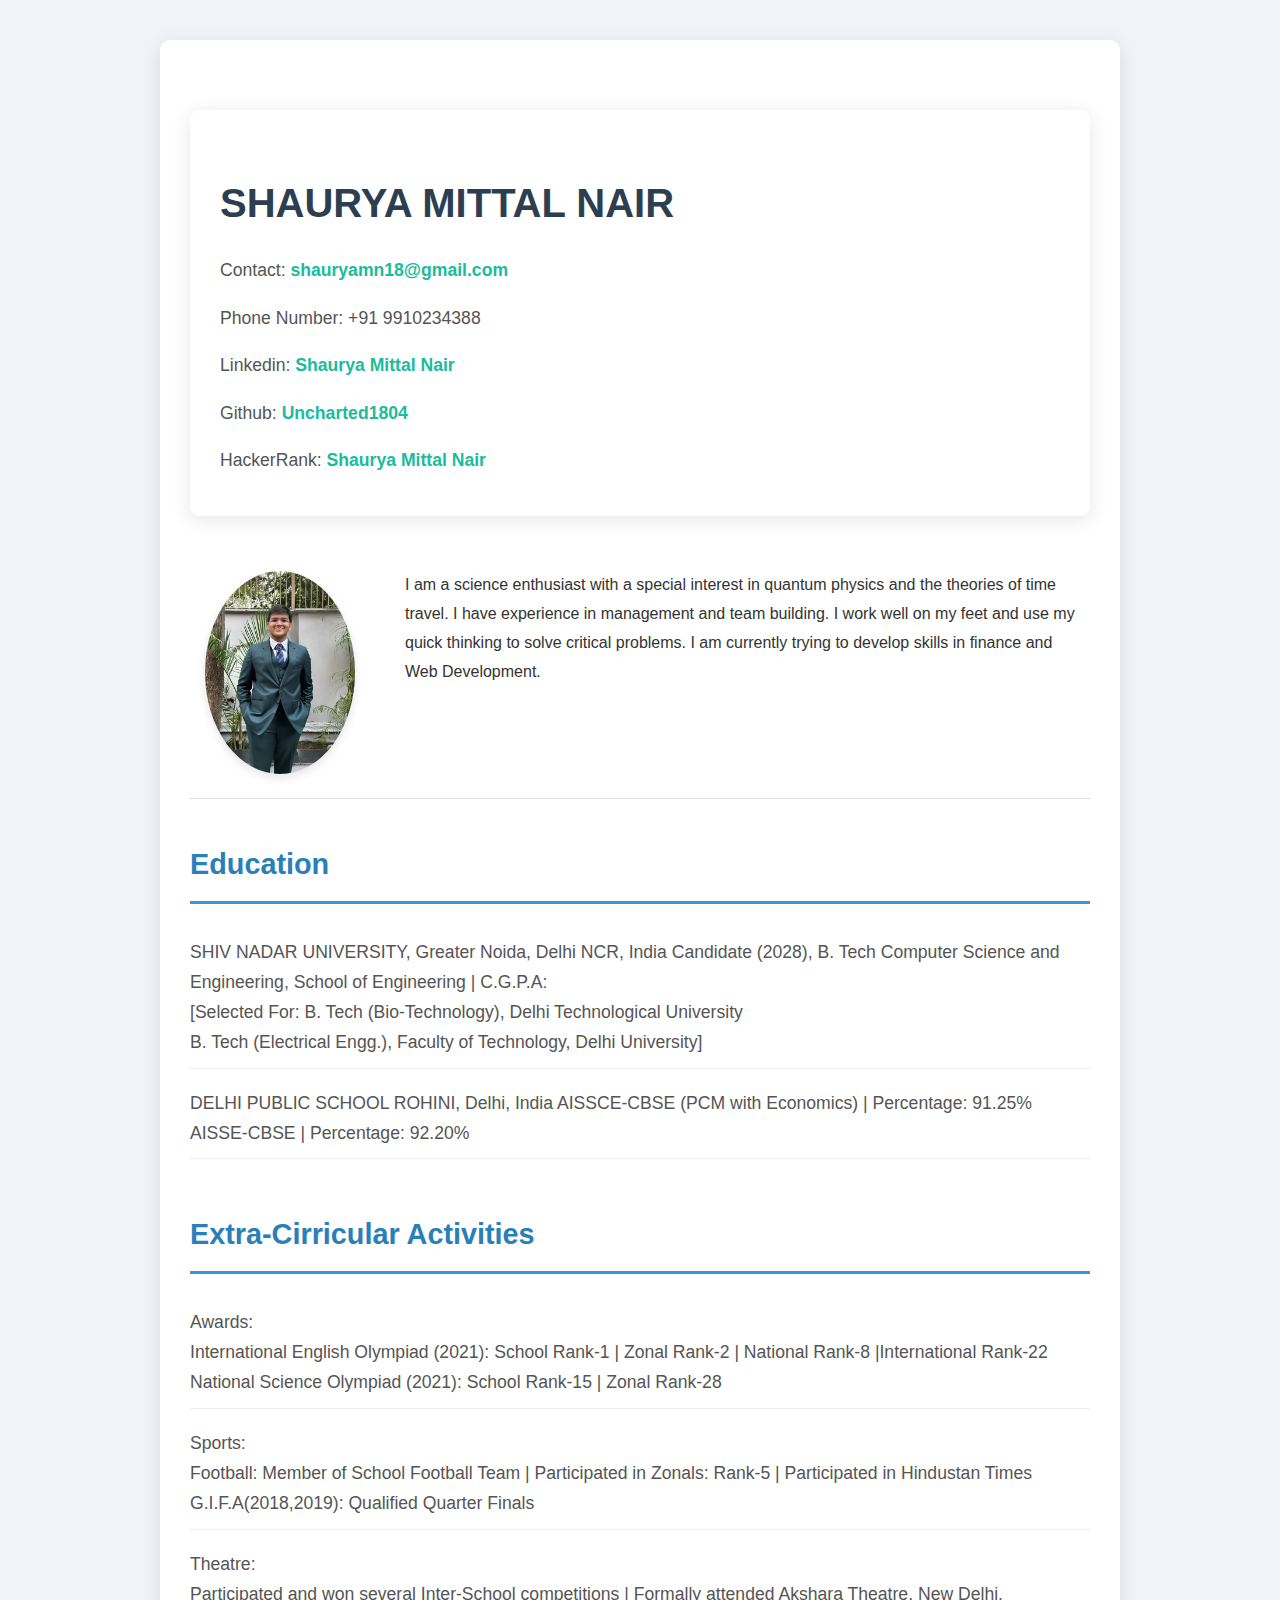
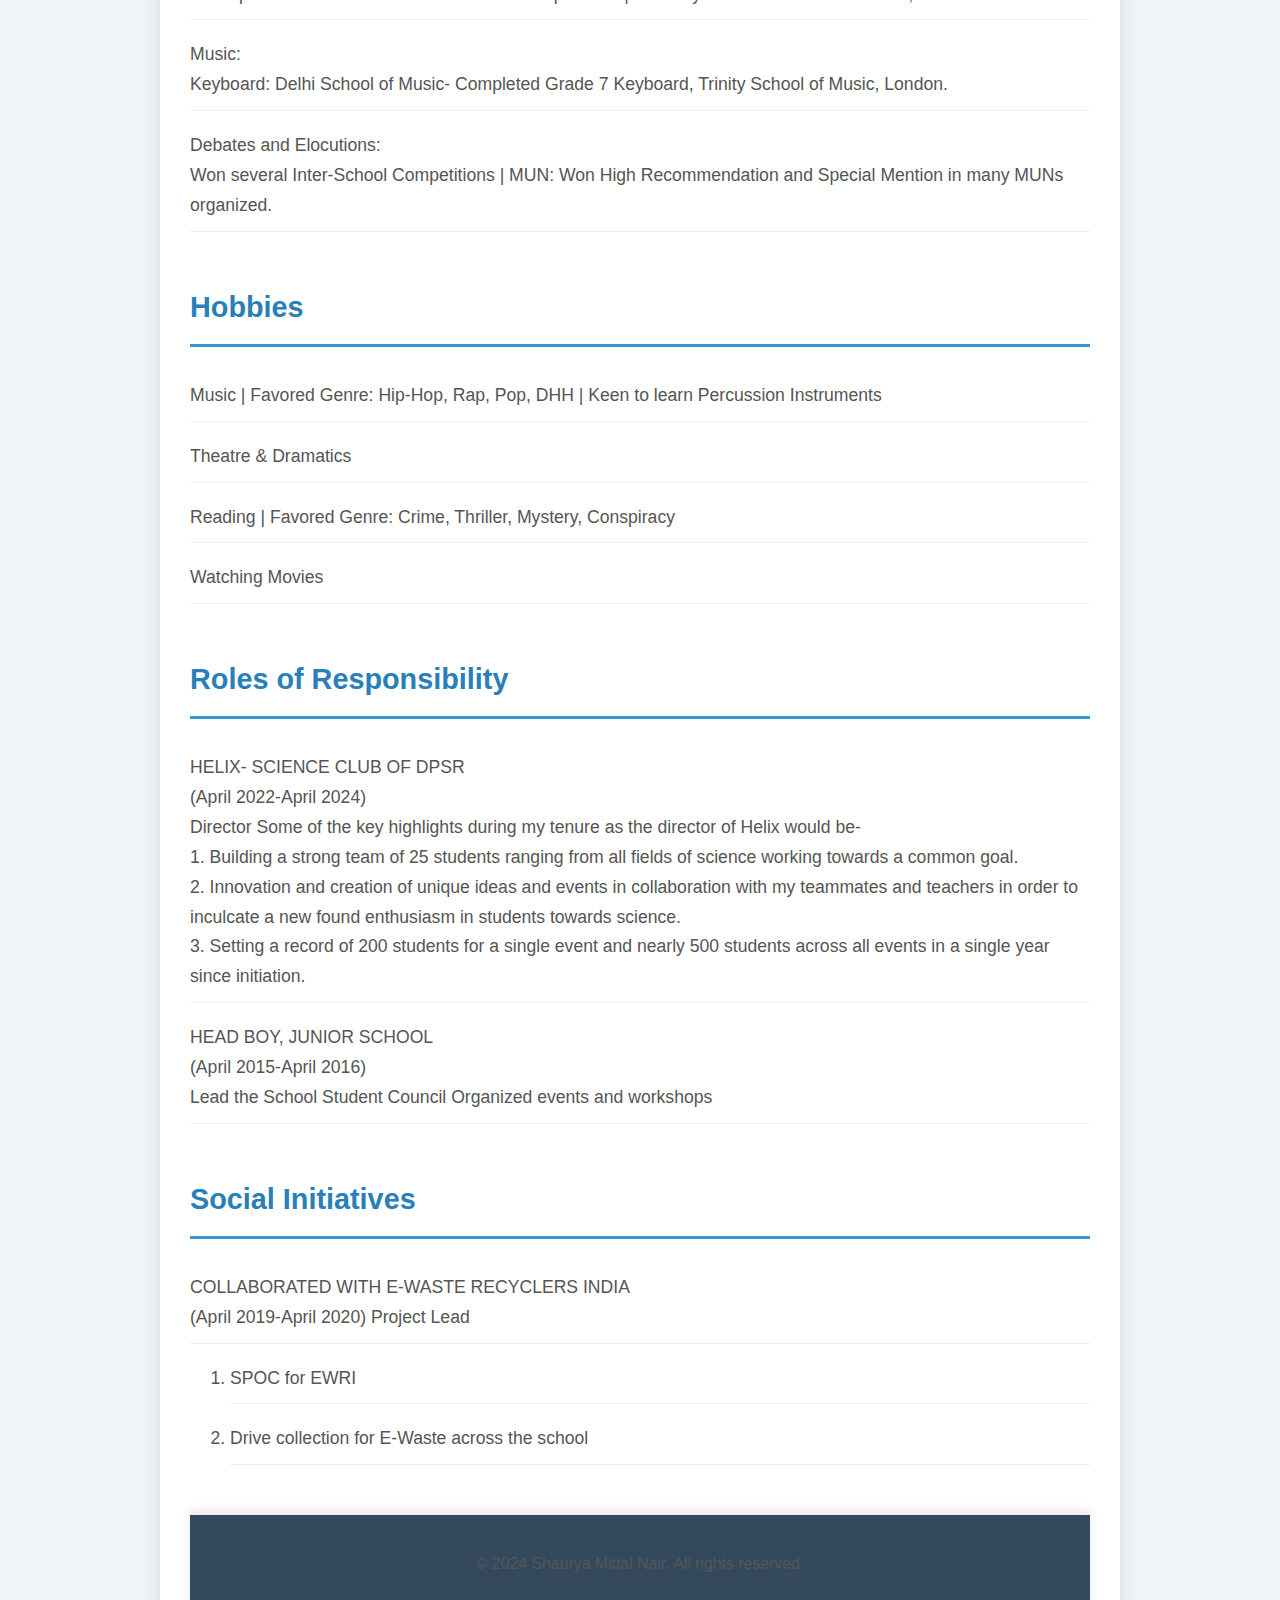
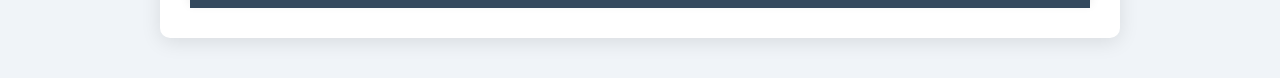
<file: Resume Website/index.html>
<!DOCTYPE html>
<html lang="en">
<head>
    <meta charset="UTF-8">
    <meta name="viewport" content="width=>, initial-scale=1.0">
    <link rel="stylesheet" href="style.css">
    <title>Document</title>
</head>
<body>
    <div>
        <div>
            <h1>Shaurya Mittal Nair </h1>
            <p>
                Contact: 
                <a href="https://mail.google.com/mail/u/0/?tab=rm&ogbl#inbox">
                shauryamn18@gmail.com </a>
            </p>
            <p>
                Phone Number: +91 9910234388
            </p>
            <p>
                Linkedin:
                <a href="https://www.linkedin.com/in/shaurya-mittal-nair-9b990b279/">
                    Shaurya Mittal Nair</a>
            </p>
            <p>
                Github:
                <a href="https://github.com/Uncharted1804">Uncharted1804</a>
            </p>
            <p>
                HackerRank: 
                <a href="https://www.hackerrank.com/profile/shaurya180406">Shaurya Mittal Nair</a>
            </p>
        </div>

        <table>
            <tr>
                <td>
                    <img src="resume pic.png">
                </td>
                <td>
                 I am a science enthusiast with a special interest in quantum physics and the
                  theories of time travel.
                 I have experience in management and team building. 
                 I work well on my feet and use my quick thinking to solve critical problems.
                 I am currently trying to develop skills in finance and Web Development.
                </td>
            </tr>
        </table>
        <section>
            <h2>Education</h2>
            <ul>
                <li>
                    SHIV NADAR UNIVERSITY, Greater Noida, Delhi NCR, India 
                             Candidate (2028), B. Tech Computer Science and Engineering, School 
                             of Engineering | C.G.P.A:<br>
                             [Selected For: B. Tech (Bio-Technology), Delhi Technological University <br>
                                                 B. Tech (Electrical Engg.), Faculty of Technology, 
                                                 Delhi University] 
                             
                </li>
                <li>
                    DELHI PUBLIC SCHOOL ROHINI, Delhi, India  
                                AISSCE-CBSE (PCM with Economics) | Percentage: 91.25% 
                                AISSE-CBSE | Percentage: 92.20% 
                </li>
            </ul>

        </section>

        <section>
            <h2>Extra-Cirricular Activities</h2>
            <ul>
                <li>Awards:<br>
                    International English Olympiad (2021): School Rank-1 | Zonal Rank-2 |
                     National Rank-8 
                    |International      
                    Rank-22  <br> National Science Olympiad (2021): School Rank-15 | Zonal Rank-28 
                </li>
                
                <li>
                    Sports:<br>
                    Football: Member of School Football Team | Participated in Zonals: Rank-5 | 
                    Participated in Hindustan 
                    Times G.I.F.A(2018,2019): Qualified Quarter Finals 
                </li>
                <li>
                    Theatre:<br>
                    Participated and won several Inter-School competitions | Formally attended 
                    Akshara Theatre, 
                    New Delhi. 
                </li>
                <li>
                    Music:<br>
                    Keyboard: Delhi School of Music- Completed Grade 7 Keyboard, Trinity School
                     of Music, 
                    London. 

                </li>
                <li>
                    Debates and Elocutions:<br>
                    Won several Inter-School Competitions | MUN: Won High Recommendation and 
                    Special Mention in many MUNs organized.
                </li>
            </ul>

        </section>
        <section>
            <h2>Hobbies</h2>
            <ul>
                <li>
                    Music | Favored Genre: Hip-Hop, Rap, Pop, DHH | Keen to learn Percussion Instruments 
                </li>
                <li>
                    Theatre & Dramatics
                </li>
                <li>
                    Reading | Favored Genre: Crime, Thriller, Mystery, Conspiracy
                </li>
                <li>
                    Watching Movies 
                </li>
            </ul>
        </section>
        <section>
            <h2>Roles of Responsibility</h2>
            <ul><li>
                HELIX- SCIENCE CLUB OF DPSR     <br>                                                                              (April 2022-April 2024) <br>

            Director 
            Some of the key highlights during my tenure as the director of Helix would be-  
            <br>
            1. Building a strong team of 25 students ranging from all fields of science working
             towards a common goal.  <br>

            2. Innovation and creation of unique ideas and events in collaboration with 
                my teammates and teachers in order to 
                inculcate a new found enthusiasm in students towards science.  <br>

            3. Setting a record of 200 students for a single event and nearly 500 students across
             all events in a single year since 
                initiation.<br>
            </li>
            <li>
                HEAD BOY, JUNIOR SCHOOL    <br>                                                                                       
                (April 2015-April 2016) <br>
                 Lead the School Student Council  
                 Organized events and workshops  
            </li>
            </ul>
        </section>
        <section>
            <h2>Social Initiatives</h2>
            <ul>
            <li>
                COLLABORATED WITH E-WASTE RECYCLERS INDIA<br>  (April 2019-April 2020)                                            
                    Project Lead 
            </li>
                    <ol>
                        <li>
                            SPOC for EWRI
                        </li>
                        <li>
                            Drive collection for E-Waste across the school
                        </li>
                    </ol>
            </ul>
        </section>
    <footer>
        <p>&#169; 2024 Shaurya Mittal Nair. All rights reserved.</p>
    </footer>
    </div>
</div>
    
</body>
</html>
</file>
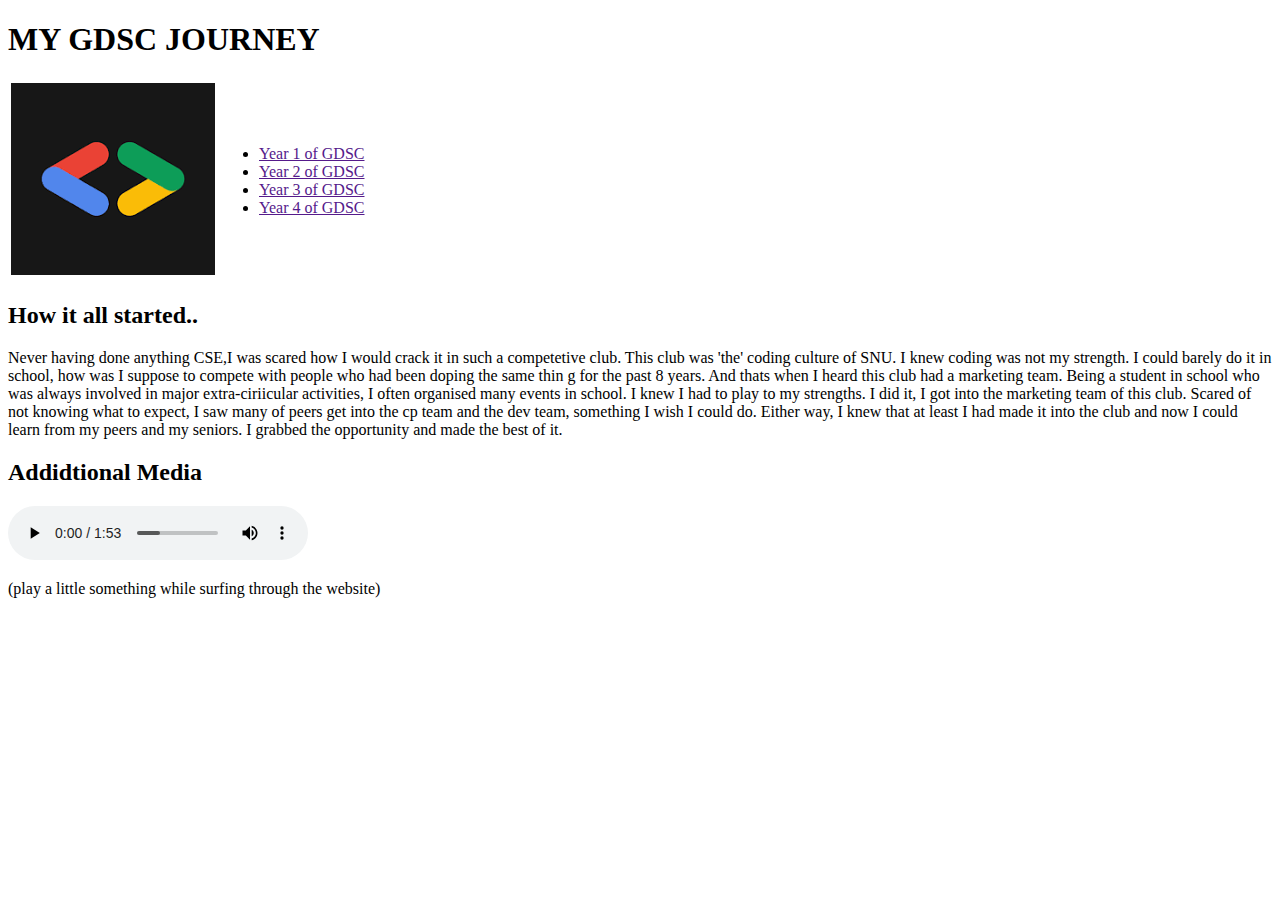
<file: Media Project/index2.html>
<!DOCTYPE html>
<html lang="en">
<head>
    <meta charset="UTF-8">
    <meta name="viewport" content="width=device-width, initial-scale=1.0">
    <title>Document</title>
</head>
<body>
    <header>
        <h1>
            MY GDSC JOURNEY
        </h1>
    </header>
    <table>
        <tr>
            <td>
                <img src="logo2.png">
            </td>
            <td>
                <nav>
                    <ul>
                        
                        <li>
                        <a href="">Year 1 of GDSC</a>
                        </li>
                        <li>
                            <a href="">Year 2 of GDSC</a>
                        </li>
                        <li>
                            <a href="">Year 3 of GDSC</a>
                         </li>
                         <li>
                            <a href="">Year 4 of GDSC</a>
                        </li>
                        
                    </ul>
                </nav>
            </td>
        </tr>
    </table>
    <h2> 
        How it all started..
    </h2>
   <p>
    Never having done anything CSE,I was scared how I would crack it in such a competetive club. This club was 'the' 
    coding culture of SNU. I knew coding was not my strength. I could barely do it in school, how was I suppose to compete 
    with people who had been doping the same thin g for the past 8 years. And thats when I heard this club had a marketing team. 
    Being a student in school who was always involved in major extra-ciriicular activities, I often organised many events 
    in school. I knew I had to play to my strengths. I did it, I got into the marketing team of this club. 
    Scared of not knowing what to expect, I saw many of peers get into the cp team and the dev team, something I wish
    I could do. Either way, I knew that at least I had made it into the club and now I could learn from my peers and my seniors. 
    I grabbed the opportunity and made the best of it. 
   </p>
   <h2>
    Addidtional Media
   </h2>
   <audio src="audiofile.mp3" controls></audio>
   <p>
    (play a little something while surfing through the website)
   </p>

</body>
</html>
</file>
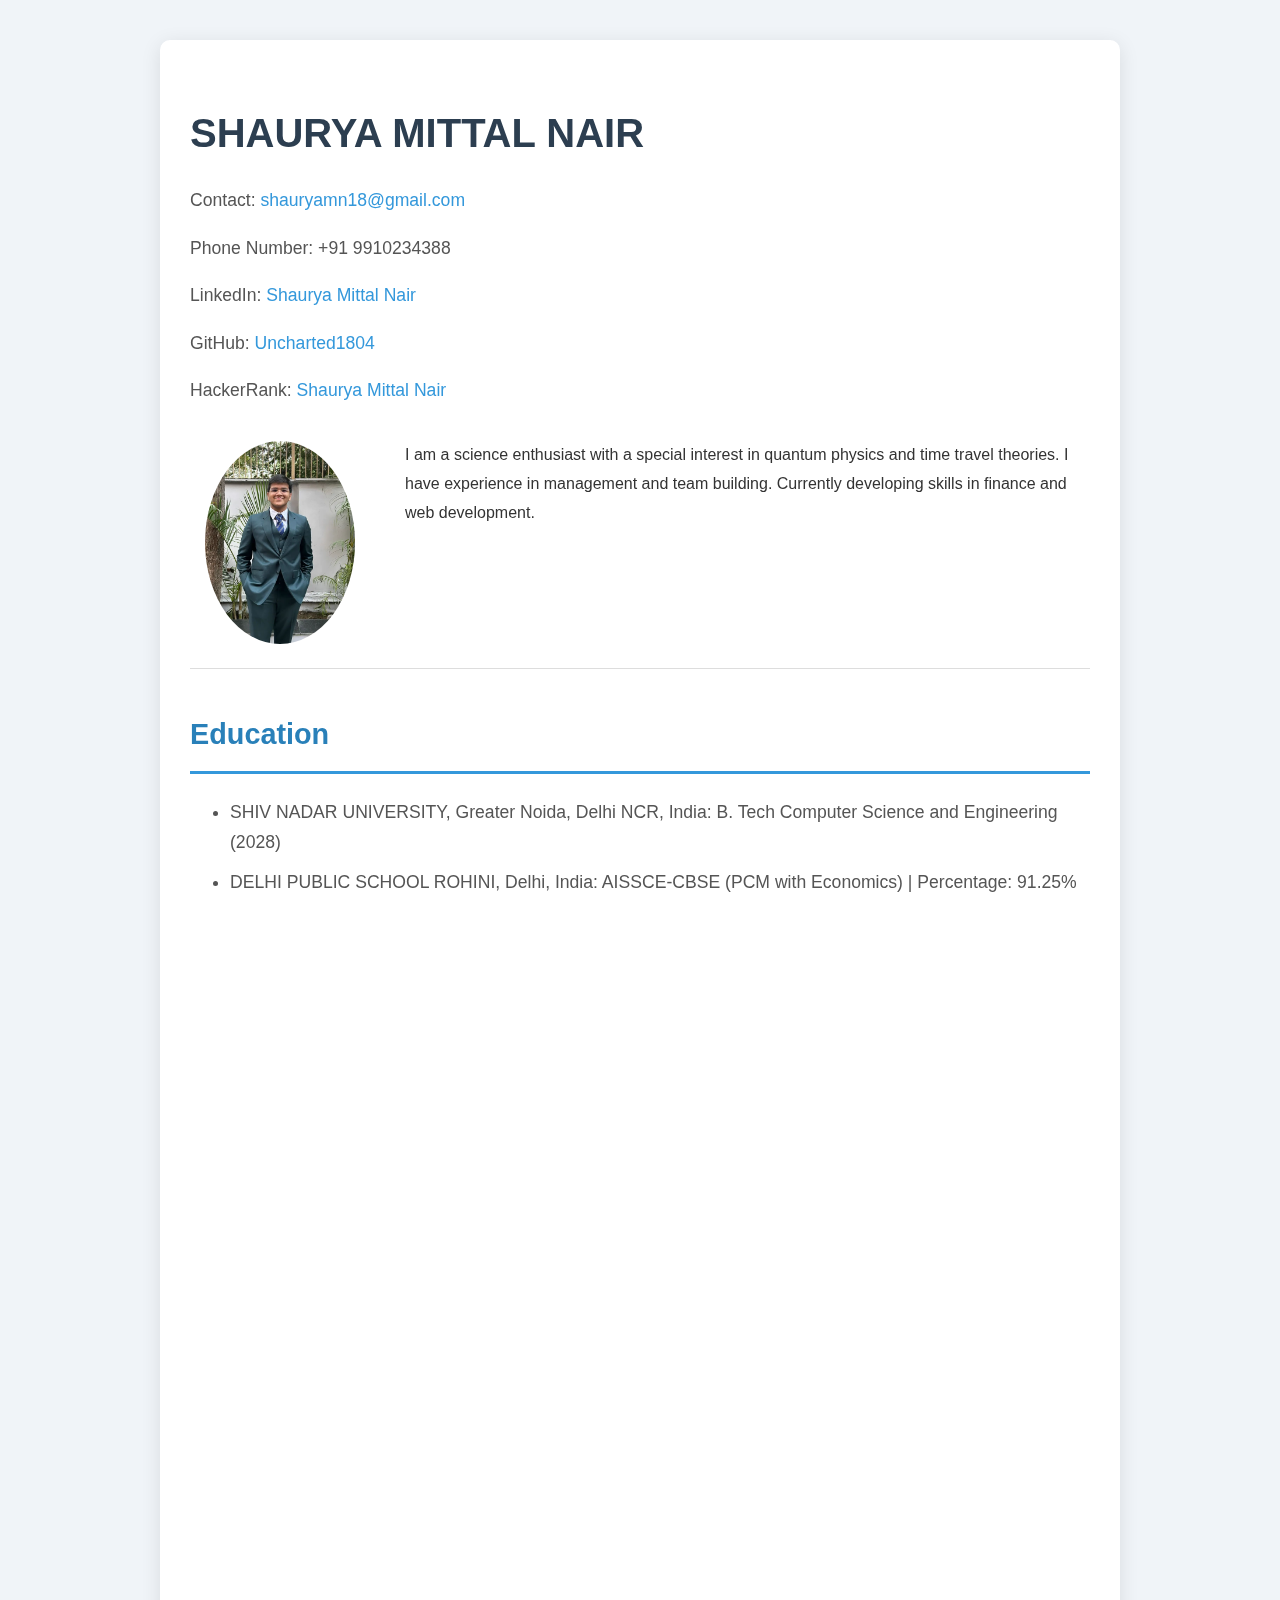
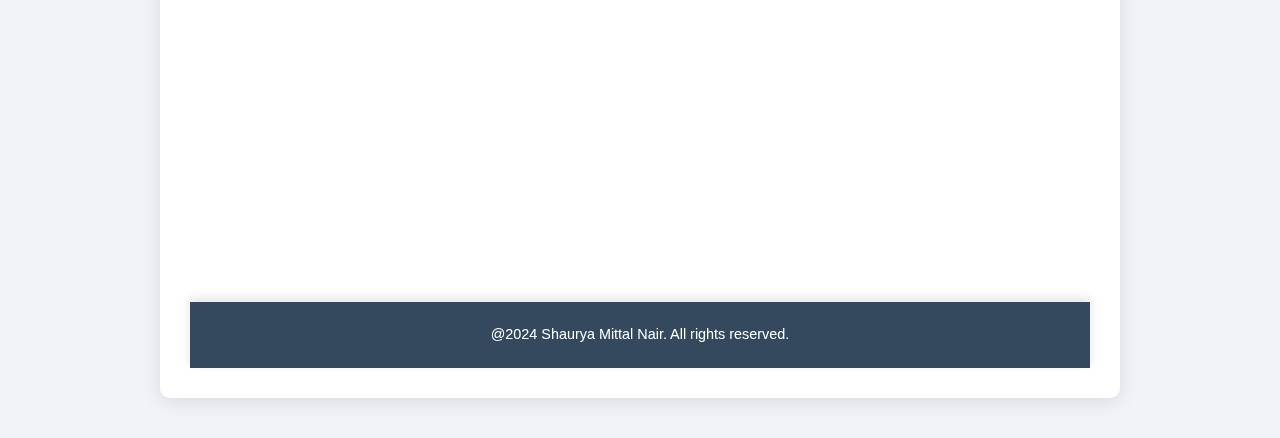
<file: Resume Website/index2.html>
<!DOCTYPE html>
<html lang="en">
<head>
    <meta charset="UTF-8">
    <meta name="viewport" content="width=device-width, initial-scale=1.0">
    <title>Shaurya Mittal Nair - Portfolio</title>

    <!-- Include AOS library for scroll animations -->
    <link href="https://cdn.jsdelivr.net/npm/aos@2.3.1/dist/aos.css" rel="stylesheet">
    
    <!-- Custom CSS -->
    <link rel="stylesheet" href="styles.css">

</head>
<body>

    <div class="container" data-aos="fade-right">
        <h1 class="animate__animated animate__bounceIn">Shaurya Mittal Nair</h1>
        <p>Contact: 
            <a href="mailto:shauryamn18@gmail.com">shauryamn18@gmail.com</a>
        </p>
        <p>Phone Number: +91 9910234388</p>
        <p>LinkedIn:
            <a href="https://www.linkedin.com/in/shaurya-mittal-nair-9b990b279/">Shaurya Mittal Nair</a>
        </p>
        <p>GitHub:
            <a href="https://github.com/Uncharted1804">Uncharted1804</a>
        </p>
        <p>HackerRank:
            <a href="https://www.hackerrank.com/profile/shaurya180406">Shaurya Mittal Nair</a>
        </p>

        <table>
            <tr>
                <td>
                    <img src="resume pic.png" alt="Shaurya's profile picture">
                </td>
                <td data-aos="fade-up">
                    I am a science enthusiast with a special interest in quantum physics and time travel theories. I have experience in management and team building. Currently developing skills in finance and web development.
                </td>
            </tr>
        </table>

        <section data-aos="fade-up">
            <h2>Education</h2>
            <ul>
                <li>SHIV NADAR UNIVERSITY, Greater Noida, Delhi NCR, India: B. Tech Computer Science and Engineering (2028)</li>
                <li>DELHI PUBLIC SCHOOL ROHINI, Delhi, India: AISSCE-CBSE (PCM with Economics) | Percentage: 91.25%</li>
            </ul>
        </section>

        <section data-aos="fade-up">
            <h2>Extra-Curricular Activities</h2>
            <ul>
                <li>Awards: International English Olympiad (2021) - National Rank-8, International Rank-22</li>
                <li>Football: School Football Team | Participated in Zonals and Hindustan Times G.I.F.A</li>
                <li>Theatre: Participated in Inter-School competitions and attended Akshara Theatre, New Delhi</li>
                <li>Music: Completed Grade 7 Keyboard, Trinity School of Music, London</li>
            </ul>
        </section>

        <section data-aos="fade-up">
            <h2>Hobbies</h2>
            <ul>
                <li>Music | Favored Genre: Hip-Hop, Rap, Pop, DHH</li>
                <li>Theatre & Dramatics</li>
                <li>Reading | Favored Genre: Crime, Thriller, Mystery, Conspiracy</li>
                <li>Watching Movies</li>
            </ul>
        </section>

        <section data-aos="fade-up">
            <h2>Roles of Responsibility</h2>
            <ul>
                <li>Director, Helix - Science Club of DPSR (April 2022-April 2024)</li>
                <li>Head Boy, Junior School (April 2015-April 2016)</li>
            </ul>
        </section>

        <section data-aos="fade-up">
            <h2>Social Initiatives</h2>
            <ul>
                <li>Collaborated with E-Waste Recyclers India (April 2019-April 2020)</li>
            </ul>
        </section>

        <footer>
            @2024 Shaurya Mittal Nair. All rights reserved.
        </footer>
    </div>

    <!-- Include AOS library JavaScript -->
    <script src="https://cdn.jsdelivr.net/npm/aos@2.3.1/dist/aos.js"></script>
    <script>
      AOS.init();
    </script>
</body>
</html>
</file>
<file: Resume Website/style.css>
/* General Styling */
body {
    font-family: 'Helvetica Neue', Arial, sans-serif; /* A more modern font */
    line-height: 1.8; /* More relaxed line spacing */
    margin: 0;
    padding: 0;
    background-color: #f0f4f8; /* Softer light background */
    color: #333; /* Subtle dark color for readability */
}

/* Headings */
h1, h2 {
    color: #2c3e50; /* Deep blue for a professional feel */
}

h1 {
    font-size: 2.5em;
    margin-bottom: 15px;
    font-weight: bold;
    text-transform: uppercase; /* Makes the title look stronger */
}

h2 {
    font-size: 1.8em;
    margin-top: 40px;
    padding-bottom: 10px;
    border-bottom: 3px solid #3498db; /* Highlighted border */
    color: #2980b9; /* A brighter blue for sections */
}

/* Paragraphs and List Items */
p, li {
    font-size: 1.1em;
    color: #555; /* Softer gray for body text */
    line-height: 1.7; /* More spacing for readability */
    margin-bottom: 10px;
}

/* Links */
a {
    color: #3498db; /* Blue color for links */
    text-decoration: none;
    transition: color 0.3s ease; /* Smooth color transition on hover */
}

a:hover {
    color: #2980b9; /* Darken the link color on hover */
    text-decoration: underline;
}

/* Main Container */
div {
    max-width: 900px;
    margin: 40px auto; /* More spacing around the container */
    padding: 30px;
    background-color: white;
    border-radius: 10px; /* Rounded corners for a modern look */
    box-shadow: 0 4px 20px rgba(0, 0, 0, 0.1); /* Softer shadow for depth */
}

/* Image */
img {
    width: 150px;
    border-radius: 50%; /* Circular profile image */
    margin-right: 20px;
    box-shadow: 0 4px 10px rgba(0, 0, 0, 0.1); /* Subtle shadow for images */
}

/* Contact Section Links */
div p a {
    font-weight: bold;
    color: #1abc9c; /* A soft green to differentiate contact links */
}

/* Table Styling */
table {
    width: 100%;
    margin: 20px 0 40px 0;
    border-collapse: collapse; /* Removes gaps between table cells */
}

td {
    vertical-align: top;
    padding: 15px;
    border-bottom: 1px solid #ddd; /* Adds subtle lines between table rows */
}

/* Sections */
section {
    margin-bottom: 50px; /* Increased margin for better spacing between sections */
}

ul {
    list-style-type: none; /* Removes bullet points */
    padding: 0;
}

ul li {
    padding: 10px 0;
    border-bottom: 1px solid #eee; /* Subtle divider between list items */
}

/* Footer Styling */
footer {
    text-align: center;
    padding: 20px 0;
    background-color: #34495e; /* Darker footer background */
    color: white;
    font-size: 0.9em;
    margin-top: 40px;
    box-shadow: 0 -4px 10px rgba(0, 0, 0, 0.1); /* Adds shadow above the footer */
}

footer a {
    color: #ecf0f1;
    text-decoration: none;
}

footer a:hover {
    color: #bdc3c7;
}

/* Responsive Styling */
@media (max-width: 768px) {
    div {
        padding: 20px;
    }

    img {
        width: 120px;
    }

    h1 {
        font-size: 2em;
    }

    h2 {
        font-size: 1.5em;
    }
}
</file>
<file: Resume Website/styles.css>
/* General Styling */
body {
    font-family: 'Helvetica Neue', Arial, sans-serif;
    line-height: 1.8;
    margin: 0;
    padding: 0;
    background-color: #f0f4f8;
    color: #333;
}

/* Headings */
h1, h2 {
    color: #2c3e50;
}

h1 {
    font-size: 2.5em;
    margin-bottom: 15px;
    font-weight: bold;
    text-transform: uppercase;
}

h2 {
    font-size: 1.8em;
    margin-top: 40px;
    padding-bottom: 10px;
    border-bottom: 3px solid #3498db;
    color: #2980b9;
}

/* Paragraphs and List Items */
p, li {
    font-size: 1.1em;
    color: #555;
    line-height: 1.7;
    margin-bottom: 10px;
}

/* Links */
a {
    color: #3498db;
    text-decoration: none;
    transition: color 0.3s ease, transform 0.3s ease;
}

a:hover {
    color: #2980b9;
    transform: scale(1.05);
}

/* Main Container */
.container {
    max-width: 900px;
    margin: 40px auto;
    padding: 30px;
    background-color: white;
    border-radius: 10px;
    box-shadow: 0 4px 20px rgba(0, 0, 0, 0.1);
    animation: slideIn 1s ease forwards;
}

/* Image */
img {
    width: 150px;
    border-radius: 50%;
    margin-right: 20px;
    transition: transform 0.5s ease;
}

img:hover {
    transform: scale(1.1);
}

/* Table Styling */
table {
    width: 100%;
    margin: 20px 0 40px 0;
    border-collapse: collapse;
}

td {
    vertical-align: top;
    padding: 15px;
    border-bottom: 1px solid #ddd;
}

/* Sections */
section {
    margin-bottom: 50px;
}

/* Footer Styling */
footer {
    text-align: center;
    padding: 20px 0;
    background-color: #34495e;
    color: white;
    font-size: 0.9em;
    margin-top: 40px;
    box-shadow: 0 -4px 10px rgba(0, 0, 0, 0.1);
}

/* Animations */
@keyframes slideIn {
    from {
        transform: translateX(-100%);
        opacity: 0;
    }
    to {
        transform: translateX(0);
        opacity: 1;
    }
}

@keyframes fadeIn {
    from {
        opacity: 0;
    }
    to {
        opacity: 1;
    }
}

@keyframes fadeUp {
    from {
        opacity: 0;
        transform: translateY(50px);
    }
    to {
        opacity: 1;
        transform: translateY(0);
    }
}

/* Responsive Styling */
@media (max-width: 768px) {
    .container {
        padding: 20px;
    }

    img {
        width: 120px;
    }

    h1 {
        font-size: 2em;
    }

    h2 {
        font-size: 1.5em;
    }
}
</file>
